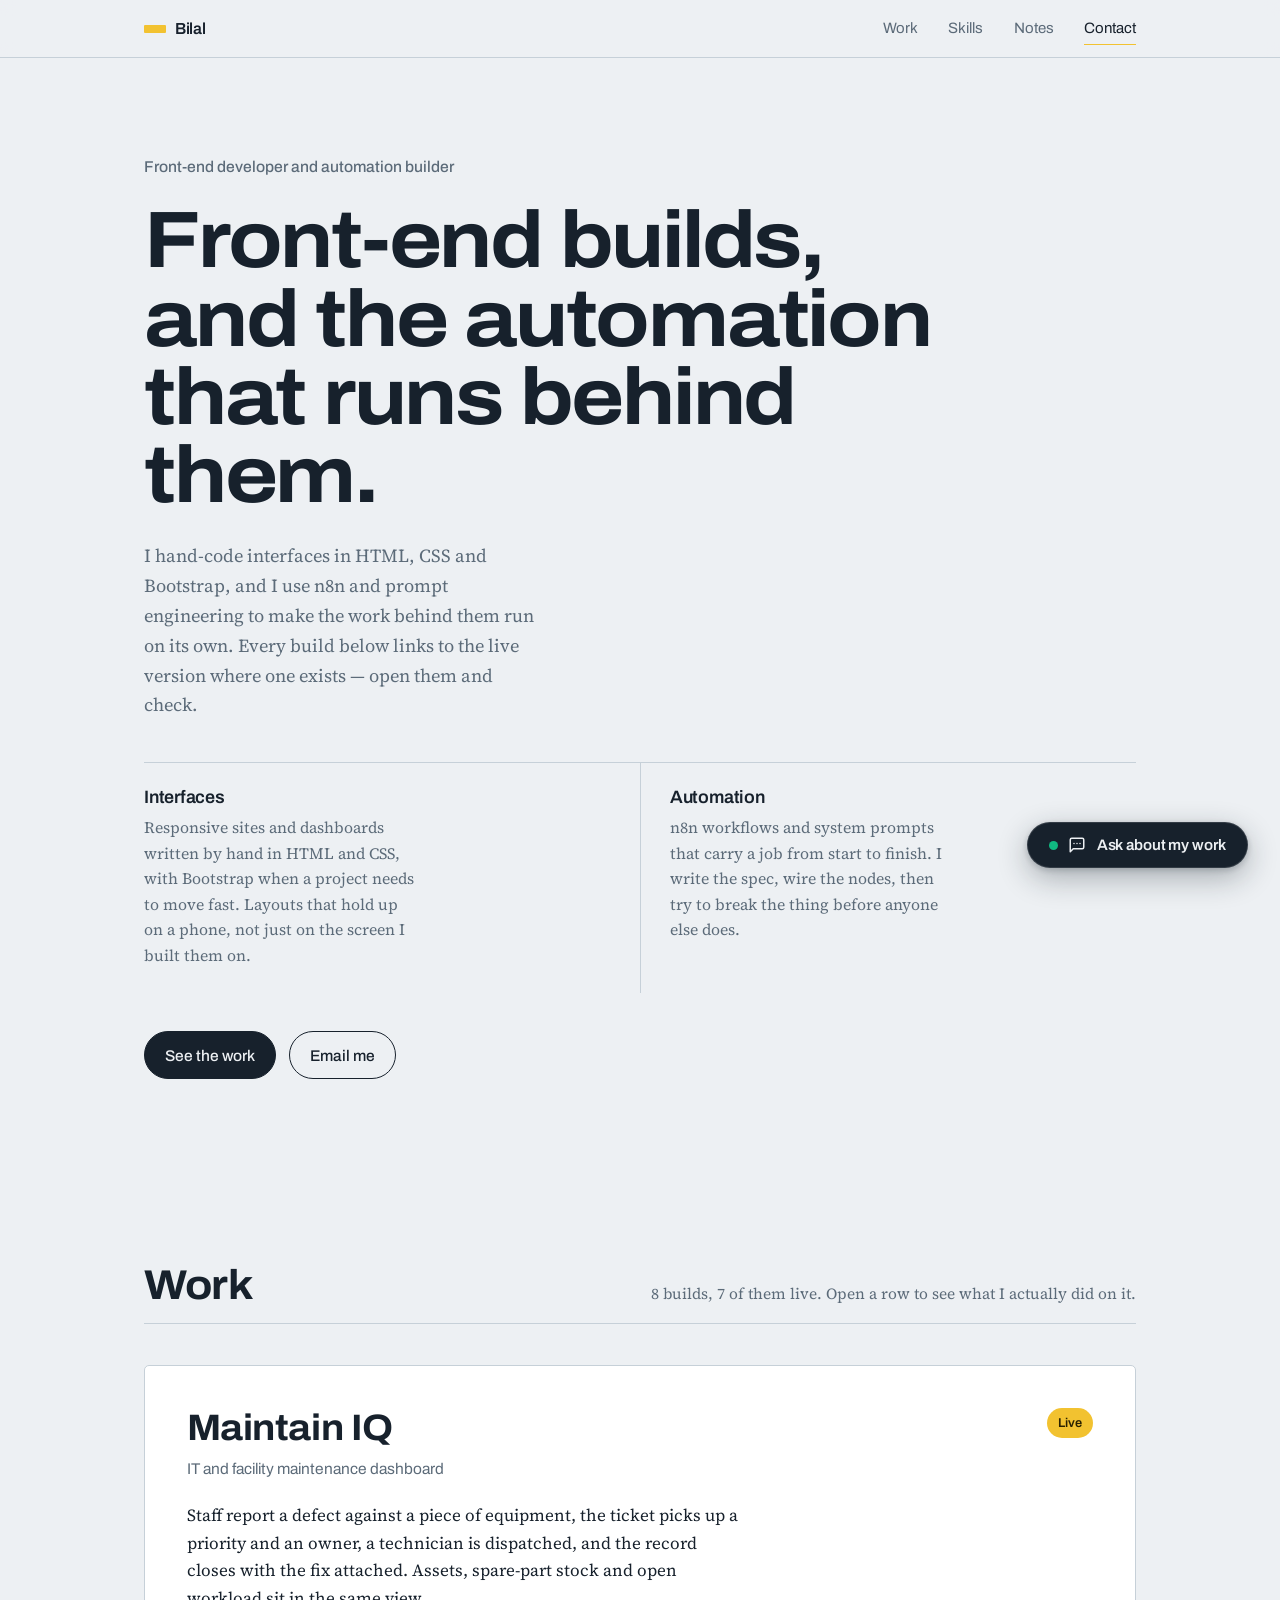
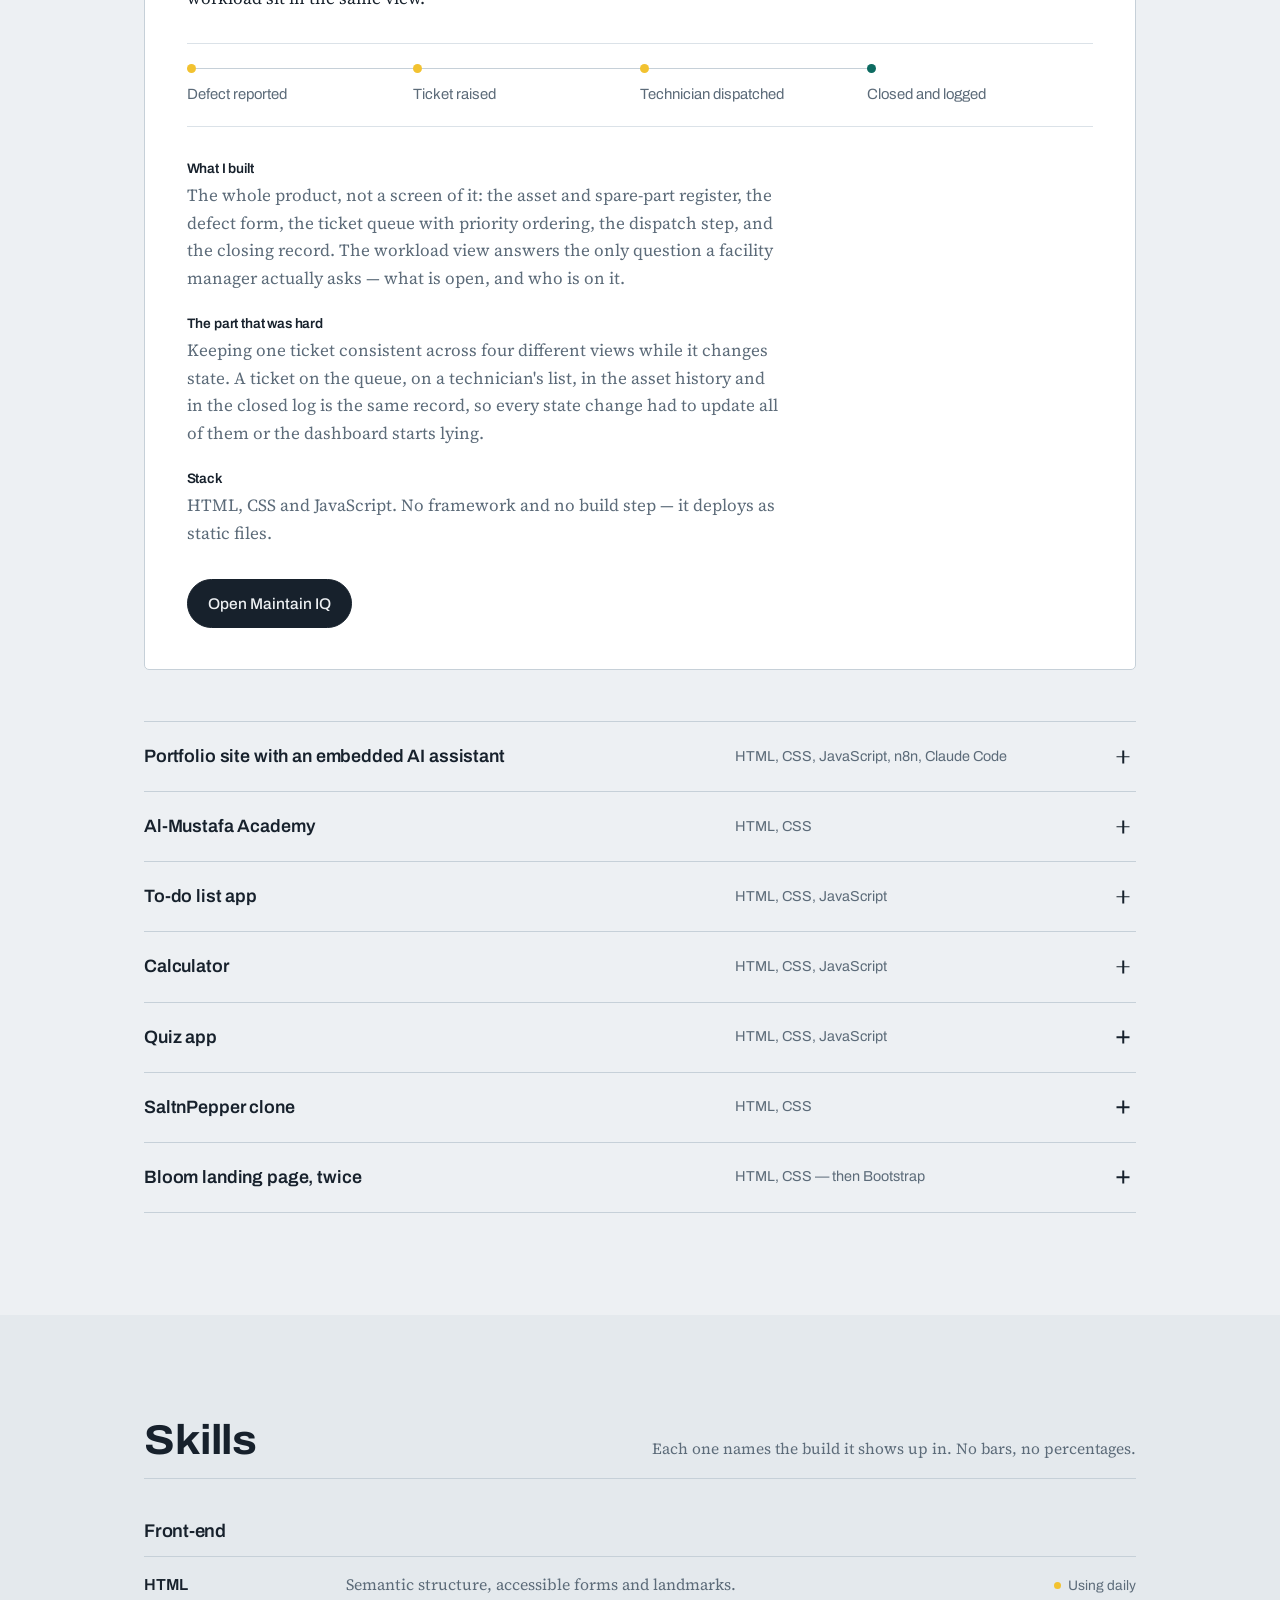
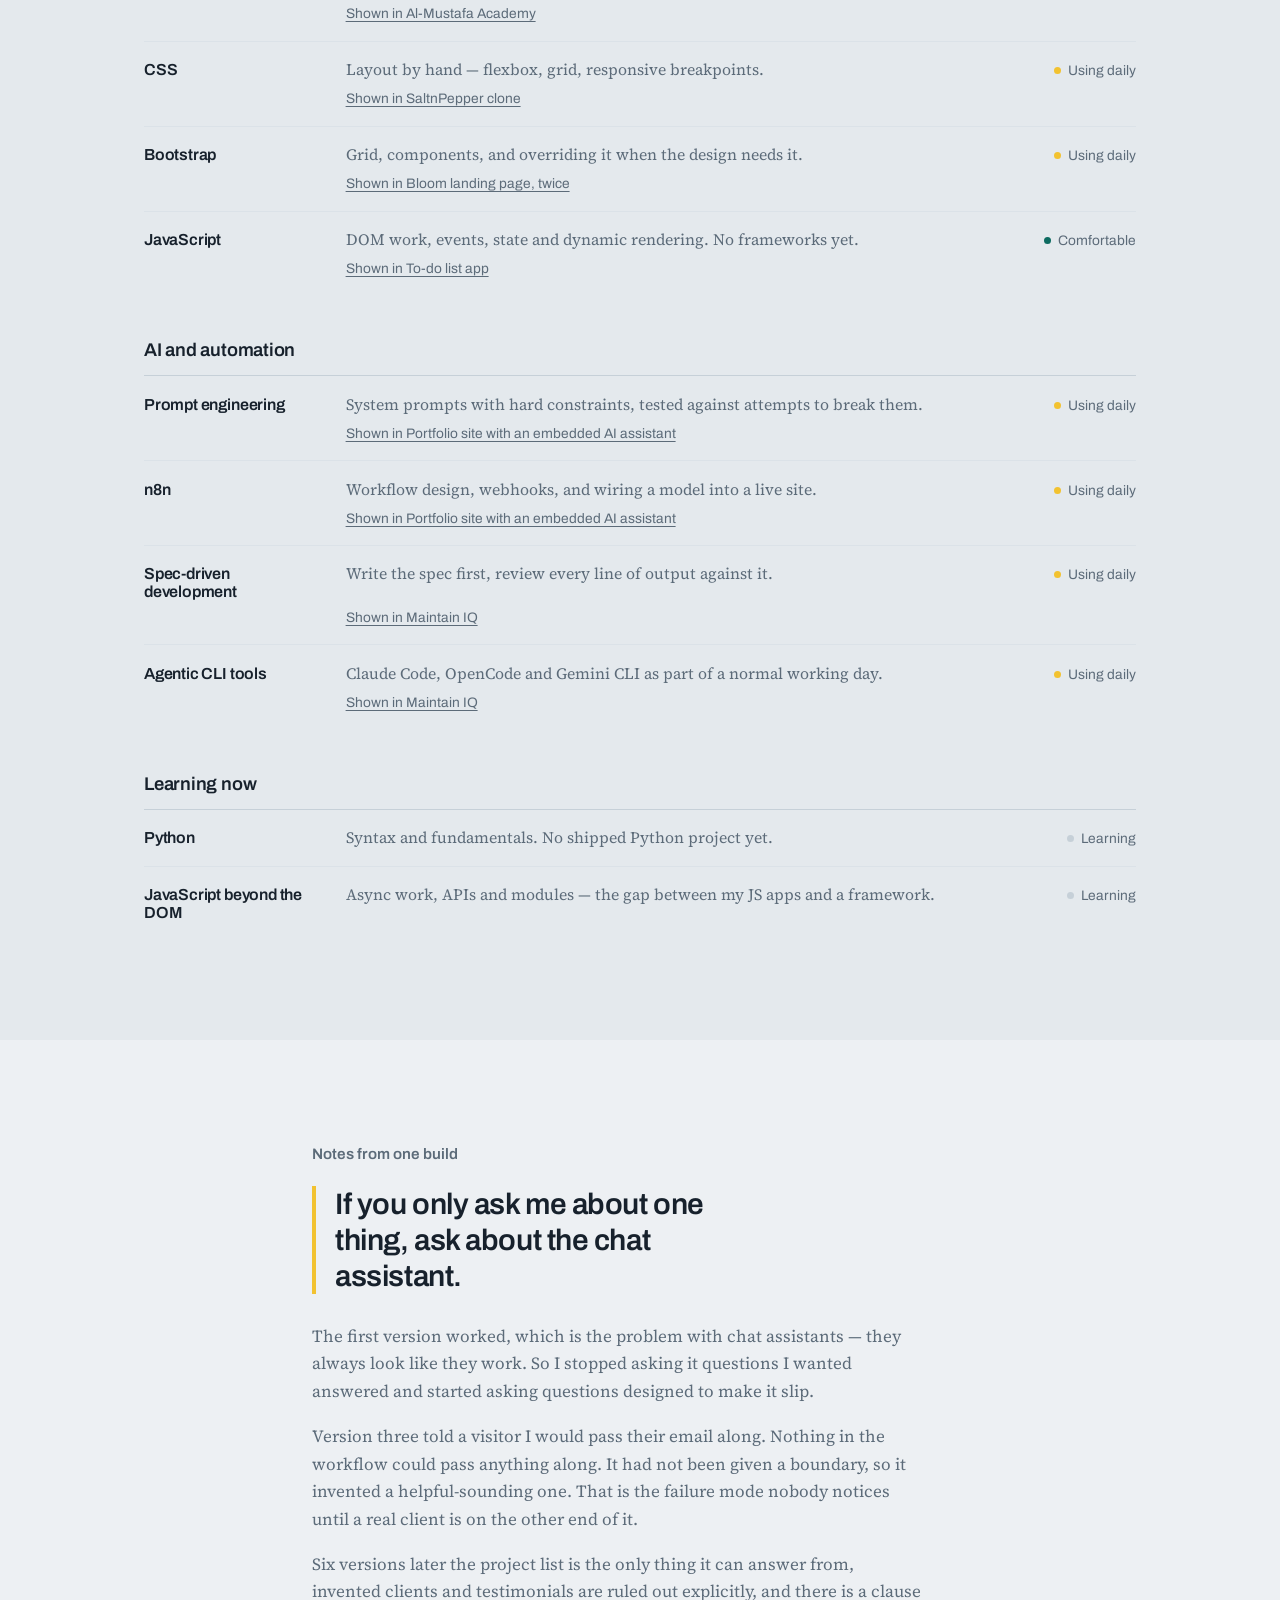
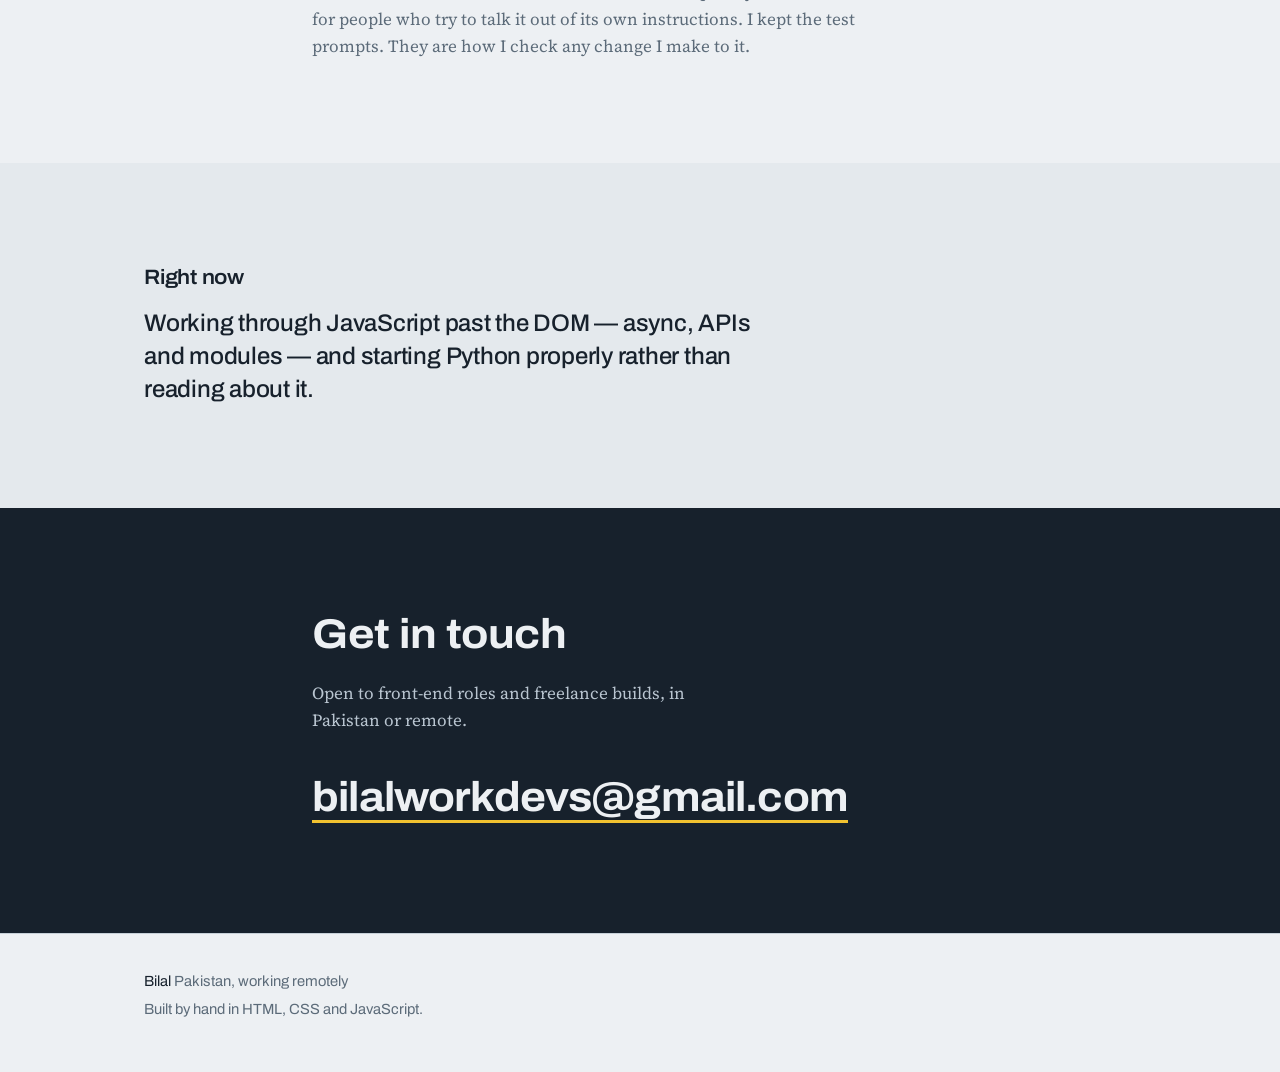
<file: index.html>
<!DOCTYPE html>
<html lang="en">
<head>
<meta charset="utf-8">
<meta name="viewport" content="width=device-width, initial-scale=1">
<title>Portfolio — Front-end developer and automation builder</title>
<meta name="description" content="Front-end builds in HTML, CSS and Bootstrap, and the n8n automation that runs behind them. Live projects, honest skill levels.">

<meta property="og:type" content="website">
<meta property="og:title" content="Front-end developer and automation builder">
<meta property="og:description" content="Front-end builds in HTML, CSS and Bootstrap, and the n8n automation that runs behind them.">

<link rel="preconnect" href="https://fonts.googleapis.com">
<link rel="preconnect" href="https://fonts.gstatic.com" crossorigin>
<link href="https://fonts.googleapis.com/css2?family=Archivo:wdth,wght@75..125,400..700&family=Source+Serif+4:opsz,wght@8..60,400..600&display=swap" rel="stylesheet">
<link rel="stylesheet" href="css/style.css">
<link rel="icon" href="data:image/svg+xml,<svg xmlns='http://www.w3.org/2000/svg' viewBox='0 0 32 32'><rect width='32' height='32' rx='6' fill='%2317212C'/><rect x='7' y='14' width='18' height='4' fill='%23F2C230'/></svg>">
</head>

<body>

<a class="skip-link" href="#work">Skip to the work</a>

<!-- ============================================================
     Site bar. Written as plain HTML on purpose, so the page is
     still navigable if JavaScript fails.
     ============================================================ -->
<header class="bar">
  <div class="bar__inner">
    <a class="bar__mark" href="#top">
      <span class="bar__tag" aria-hidden="true"></span>
      <span data-fill="name">Portfolio</span>
    </a>
    <nav class="bar__nav" aria-label="Sections">
      <a href="#work">Work</a>
      <a href="#skills">Skills</a>
      <a href="#note">Notes</a>
      <a href="#contact">Contact</a>
    </nav>
  </div>
</header>

<main id="top">

  <!-- ==========================================================
       Hero
       ========================================================== -->
  <section class="hero">
    <div class="shell">
      <p class="hero__role" data-fill="roleLine"></p>
      <h1 class="hero__headline" id="headline"></h1>
      <p class="hero__intro" data-fill="intro"></p>

      <div class="tracks" id="tracks"></div>

      <div class="hero__actions">
        <a class="button button--solid" href="#work">See the work</a>
        <a class="button" id="heroEmail" href="#contact">Email me</a>
      </div>
    </div>
  </section>

  <!-- ==========================================================
       Work
       ========================================================== -->
  <section class="section" id="work">
    <div class="shell">
      <div class="section__head">
        <h2 class="section__title">Work</h2>
        <p class="section__meta" id="workMeta"></p>
      </div>

      <!-- the one build to look at first -->
      <div id="featured"></div>

      <!-- everything else, as a log rather than a wall of cards -->
      <div class="log" id="log"></div>
    </div>
  </section>

  <!-- ==========================================================
       Skills
       ========================================================== -->
  <section class="section section--tint" id="skills">
    <div class="shell">
      <div class="section__head">
        <h2 class="section__title">Skills</h2>
        <p class="section__meta">Each one names the build it shows up in. No bars, no percentages.</p>
      </div>
      <div id="skills-list"></div>
    </div>
  </section>

  <!-- ==========================================================
       Notes from one build
       ========================================================== -->
  <section class="section" id="note">
    <div class="shell shell--narrow">
      <div id="note-block"></div>
    </div>
  </section>

  <!-- ==========================================================
       What I'm working on now
       ========================================================== -->
  <section class="section section--tint" id="background">
    <div class="shell">
      <h2 class="section__title section__title--small">Right now</h2>
      <p class="now-line" data-fill="now"></p>
    </div>
  </section>

  <!-- ==========================================================
       Contact
       ========================================================== -->
  <section class="section section--contact" id="contact">
    <div class="shell shell--narrow">
      <h2 class="section__title">Get in touch</h2>
      <div id="contact-block"></div>
    </div>
  </section>

</main>

<footer class="foot">
  <div class="shell">
    <p><span data-fill="name"></span> <span class="foot__dim" data-fill="location"></span></p>
    <p class="foot__dim">Built by hand in HTML, CSS and JavaScript.</p>
  </div>
</footer>

<noscript>
  <div class="noscript">
    This page fills its content in with JavaScript, which is switched off in your browser.
    Email me instead and I will send the work through directly.
  </div>
</noscript>

<!-- ============================================================
     Chat assistant. The button only appears once you put your
     n8n webhook URL into js/data.js.
     ============================================================ -->
<div id="chat-root"></div>

<script src="js/data.js"></script>
<script src="js/main.js"></script>
<script src="js/chat.js"></script>
</body>
</html>
</file>
<file: css/style.css>
/* ============================================================
   STYLES

   Sections in this file:
     1. Tokens        colours, type, spacing
     2. Base          resets and defaults
     3. Layout        shell, sections, section heads
     4. Site bar
     5. Hero
     6. Buttons
     7. Work          featured panel, stage flow, record log
     8. Skills
     9. Note, background, contact, footer
    10. Chat panel
    11. Responsive
    12. Motion preferences
   ============================================================ */

/* ---------- 1. Tokens ------------------------------------- */
:root {
  color-scheme: light;

  /* colour */
  --paper:     #edf0f3;   /* cool steel page ground */
  --paper-2:   #e4e9ed;   /* tinted band between sections */
  --panel:     #ffffff;   /* raised record surface */
  --ink:       #17212c;   /* body and headings */
  --ink-soft:  #5c6b79;   /* secondary text */
  --rule:      #c6d0d8;   /* hairlines */
  --rule-soft: #dbe2e8;
  --tag:       #f2c230;   /* equipment-tag amber, used sparingly */
  --link:      #0d6b61;   /* oxidised teal */
  --link-dark: #084d46;

  /* type */
  --display: "Archivo", "Helvetica Neue", Arial, sans-serif;
  --body: "Source Serif 4", Georgia, "Times New Roman", serif;

  /* spacing */
  --gap: 1.5rem;
  --section-y: clamp(3.5rem, 8vw, 6.5rem);
}

/* ---------- 2. Base --------------------------------------- */
*, *::before, *::after { box-sizing: border-box; }

html { -webkit-text-size-adjust: 100%; scroll-behavior: smooth; }

body {
  margin: 0;
  background: var(--paper);
  color: var(--ink);
  font-family: var(--body);
  font-size: 1.0625rem;
  line-height: 1.62;
  font-optical-sizing: auto;
  -webkit-font-smoothing: antialiased;
}

h1, h2, h3, h4 {
  font-family: var(--display);
  font-weight: 600;
  line-height: 1.12;
  letter-spacing: -0.012em;
  margin: 0;
}

p { margin: 0 0 1em; }
p:last-child { margin-bottom: 0; }

a { color: var(--link); text-decoration-thickness: 1px; text-underline-offset: 3px; }
a:hover { color: var(--link-dark); }

:focus-visible {
  outline: 2px solid var(--link);
  outline-offset: 3px;
  border-radius: 2px;
}

.skip-link {
  position: absolute;
  left: -9999px;
  top: 0;
  background: var(--ink);
  color: var(--paper);
  padding: 0.7rem 1.1rem;
  z-index: 60;
  font-family: var(--display);
}
.skip-link:focus { left: 0; }

.noscript {
  position: fixed;
  inset: auto 1rem 1rem 1rem;
  background: var(--ink);
  color: var(--paper);
  padding: 1rem 1.2rem;
  font-family: var(--display);
  font-size: 0.95rem;
  border-radius: 4px;
  z-index: 50;
}

/* ---------- 3. Layout ------------------------------------- */
.shell {
  width: 100%;
  max-width: 68rem;
  margin: 0 auto;
  padding: 0 clamp(1.25rem, 5vw, 3rem);
}
.shell--narrow { max-width: 47rem; }

.section { padding: var(--section-y) 0; }
.section--tint { background: var(--paper-2); }

.section__head {
  display: flex;
  flex-wrap: wrap;
  align-items: baseline;
  justify-content: space-between;
  gap: 0.5rem 2rem;
  padding-bottom: 0.9rem;
  border-bottom: 1px solid var(--rule);
  margin-bottom: 2.6rem;
}

.section__title {
  font-size: clamp(1.9rem, 3.6vw, 2.6rem);
  font-stretch: 108%;
  font-weight: 700;
}
.section__title--small {
  font-size: 1.3rem;
  font-weight: 600;
  margin-bottom: 1.1rem;
}

.section__meta {
  margin: 0;
  color: var(--ink-soft);
  font-size: 0.97rem;
  max-width: 34rem;
}

.prose { color: var(--ink-soft); max-width: 36rem; }

/* ---------- 4. Site bar ----------------------------------- */
.bar {
  position: sticky;
  top: 0;
  z-index: 40;
  background: rgba(237, 240, 243, 0.88);
  backdrop-filter: saturate(140%) blur(8px);
  border-bottom: 1px solid var(--rule);
}

.bar__inner {
  max-width: 68rem;
  margin: 0 auto;
  padding: 0.75rem clamp(1.25rem, 5vw, 3rem);
  display: flex;
  align-items: center;
  justify-content: space-between;
  gap: 1rem;
}

.bar__mark {
  display: inline-flex;
  align-items: center;
  gap: 0.55rem;
  font-family: var(--display);
  font-weight: 600;
  font-size: 1rem;
  color: var(--ink);
  text-decoration: none;
  letter-spacing: -0.01em;
}
.bar__mark:hover { color: var(--ink); }

.bar__tag {
  width: 22px;
  height: 8px;
  background: var(--tag);
  border-radius: 1px;
  display: inline-block;
}

.bar__nav {
  display: flex;
  gap: clamp(0.9rem, 2.6vw, 1.9rem);
  font-family: var(--display);
  font-size: 0.94rem;
}
.bar__nav a {
  color: var(--ink-soft);
  text-decoration: none;
  padding: 0.25rem 0;
  border-bottom: 1px solid transparent;
}
.bar__nav a:hover,
.bar__nav a.is-current {
  color: var(--ink);
  border-bottom-color: var(--tag);
}

/* ---------- 5. Hero --------------------------------------- */
.hero {
  padding: clamp(3rem, 9vw, 6rem) 0 clamp(3rem, 7vw, 5rem);
}

.hero__role {
  font-family: var(--display);
  font-size: 0.98rem;
  font-weight: 500;
  color: var(--ink-soft);
  margin: 0 0 1.4rem;
}

.hero__headline {
  font-size: clamp(2.45rem, 7.4vw, 5rem);
  font-weight: 700;
  font-stretch: 112%;
  line-height: 0.98;
  letter-spacing: -0.028em;
  margin: 0 0 1.6rem;
  max-width: 16ch;
}
.hero__headline .line { display: block; }

.hero__intro {
  max-width: 44ch;
  font-size: 1.15rem;
  color: var(--ink-soft);
  margin-bottom: 2.6rem;
}

.tracks {
  display: grid;
  grid-template-columns: 1fr 1fr;
  gap: 0;
  border-top: 1px solid var(--rule);
  margin-bottom: 2.4rem;
}
.track { padding: 1.5rem 1.8rem 1.5rem 0; }
.track + .track {
  border-left: 1px solid var(--rule);
  padding-left: 1.8rem;
  padding-right: 0;
}
.track h2 {
  font-size: 1.12rem;
  font-weight: 600;
  margin-bottom: 0.5rem;
}
.track p {
  color: var(--ink-soft);
  font-size: 0.99rem;
  max-width: 34ch;
}

.hero__actions { display: flex; flex-wrap: wrap; gap: 0.8rem; }

/* ---------- 6. Buttons ------------------------------------ */
.button {
  display: inline-block;
  font-family: var(--display);
  font-size: 0.97rem;
  font-weight: 500;
  padding: 0.66rem 1.25rem;
  border: 1px solid var(--ink);
  border-radius: 999px;
  color: var(--ink);
  background: transparent;
  text-decoration: none;
  cursor: pointer;
  transition: background 0.15s ease, color 0.15s ease;
}
.button:hover { background: var(--ink); color: var(--paper); }

.button--solid {
  background: var(--ink);
  color: var(--paper);
}
.button--solid:hover { background: var(--link); border-color: var(--link); color: #fff; }

/* ---------- 7. Work --------------------------------------- */

/* featured record */
.feature {
  background: var(--panel);
  border: 1px solid var(--rule);
  border-radius: 5px;
  padding: clamp(1.5rem, 4vw, 2.6rem);
  margin-bottom: 3.2rem;
}

.feature__top {
  display: flex;
  flex-wrap: wrap;
  align-items: flex-start;
  justify-content: space-between;
  gap: 0.8rem 1.5rem;
  margin-bottom: 0.4rem;
}

.feature__name {
  font-size: clamp(1.7rem, 3.4vw, 2.3rem);
  font-weight: 700;
  font-stretch: 106%;
}
.feature__kind {
  font-family: var(--display);
  font-size: 0.97rem;
  color: var(--ink-soft);
  margin: 0.3rem 0 1.35rem;
}
.feature__summary {
  max-width: 62ch;
  margin-bottom: 1.9rem;
}

.chip {
  display: inline-block;
  font-family: var(--display);
  font-size: 0.8rem;
  font-weight: 600;
  letter-spacing: 0.01em;
  padding: 0.3rem 0.7rem;
  border-radius: 999px;
  background: var(--tag);
  color: #2a2200;
  white-space: nowrap;
}
.chip--quiet {
  background: transparent;
  border: 1px solid var(--rule);
  color: var(--ink-soft);
  font-weight: 500;
}

/* the ticket lifecycle, drawn */
.flow {
  display: grid;
  grid-template-columns: repeat(4, 1fr);
  gap: 0;
  margin: 0 0 2.1rem;
  border-top: 1px solid var(--rule-soft);
  border-bottom: 1px solid var(--rule-soft);
  padding: 1.25rem 0;
}
.flow__step {
  position: relative;
  padding-right: 1rem;
  font-family: var(--display);
  font-size: 0.93rem;
  color: var(--ink-soft);
}
.flow__dot {
  display: block;
  width: 9px;
  height: 9px;
  border-radius: 50%;
  background: var(--tag);
  margin-bottom: 0.6rem;
  position: relative;
}
.flow__step::before {
  content: "";
  position: absolute;
  top: 4px;
  left: 9px;
  right: 0;
  height: 1px;
  background: var(--rule);
}
.flow__step:last-child::before { display: none; }
.flow__step:last-child .flow__dot { background: var(--link); }

/* detail blocks, shared by featured and expanded rows */
.blocks { display: grid; gap: 1.5rem; }
.block__label {
  font-family: var(--display);
  font-size: 0.86rem;
  font-weight: 600;
  color: var(--ink);
  margin: 0 0 0.35rem;
}
.block__body { color: var(--ink-soft); max-width: 66ch; margin: 0; }

.feature__foot { margin-top: 2rem; }

/* record log */
.log { border-top: 1px solid var(--rule); }

.record { border-bottom: 1px solid var(--rule); }

.record__head {
  width: 100%;
  display: grid;
  grid-template-columns: minmax(0, 1.6fr) minmax(0, 1fr) auto;
  align-items: center;
  gap: 1rem;
  background: none;
  border: 0;
  padding: 1.25rem 0;
  text-align: left;
  cursor: pointer;
  font: inherit;
  color: inherit;
}
.record__head:hover .record__name { color: var(--link); }

.record__name {
  font-family: var(--display);
  font-size: 1.12rem;
  font-weight: 600;
  letter-spacing: -0.008em;
  transition: color 0.15s ease;
}
.record__kind {
  font-family: var(--display);
  font-size: 0.9rem;
  color: var(--ink-soft);
}
.record__sign {
  justify-self: end;
  width: 26px;
  height: 26px;
  position: relative;
  flex: none;
}
.record__sign::before,
.record__sign::after {
  content: "";
  position: absolute;
  background: var(--ink);
  left: 50%;
  top: 50%;
  transition: transform 0.22s ease;
}
.record__sign::before { width: 13px; height: 1.5px; transform: translate(-50%, -50%); }
.record__sign::after  { width: 1.5px; height: 13px; transform: translate(-50%, -50%); }
.record__head[aria-expanded="true"] .record__sign::after { transform: translate(-50%, -50%) scaleY(0); }

.record__panel {
  display: grid;
  grid-template-rows: 0fr;
  transition: grid-template-rows 0.28s ease;
}
.record__panel > div { overflow: hidden; }
.record.is-open .record__panel { grid-template-rows: 1fr; }

.record__inner { padding: 0.25rem 0 1.9rem; max-width: 62rem; }
.record__summary { margin-bottom: 1.5rem; max-width: 66ch; }
.record__links { margin-top: 1.6rem; }

.record__nolink {
  font-family: var(--display);
  font-size: 0.9rem;
  color: var(--ink-soft);
}

/* ---------- 8. Skills ------------------------------------- */
.skill-group { margin-bottom: 2.8rem; }
.skill-group:last-child { margin-bottom: 0; }

.skill-group__name {
  font-family: var(--display);
  font-size: 1.15rem;
  font-weight: 600;
  margin-bottom: 0.9rem;
}

.skill {
  display: grid;
  grid-template-columns: 11rem minmax(0, 1fr) 9rem;
  gap: 0.35rem 1.6rem;
  align-items: baseline;
  padding: 0.95rem 0;
  border-top: 1px solid var(--rule-soft);
}
.skill:first-of-type { border-top: 1px solid var(--rule); }

.skill__name {
  font-family: var(--display);
  font-weight: 600;
  font-size: 1rem;
}
.skill__note { color: var(--ink-soft); font-size: 0.99rem; margin: 0; }
.skill__level {
  font-family: var(--display);
  font-size: 0.86rem;
  color: var(--ink-soft);
  justify-self: end;
  text-align: right;
  white-space: nowrap;
}
.skill__level .dot {
  display: inline-block;
  width: 7px; height: 7px;
  border-radius: 50%;
  margin-right: 0.45rem;
  vertical-align: 1px;
  background: var(--rule);
}
.skill__level.is-daily .dot { background: var(--tag); }
.skill__level.is-comfortable .dot { background: var(--link); }

.skill__shown {
  grid-column: 2;
  font-family: var(--display);
  font-size: 0.86rem;
  margin: 0;
}
.skill__shown a { color: var(--ink-soft); }
.skill__shown a:hover { color: var(--link); }

/* ---------- 9. Note, background, contact, footer ---------- */
.note__lead {
  font-family: var(--display);
  font-size: clamp(1.35rem, 3vw, 1.85rem);
  font-weight: 600;
  line-height: 1.22;
  letter-spacing: -0.015em;
  max-width: 24ch;
  margin: 0 0 1.8rem;
  padding-left: 1.2rem;
  border-left: 4px solid var(--tag);
}
.note__body p { color: var(--ink-soft); max-width: 68ch; margin-bottom: 1.1rem; }
.note__body p:last-child { margin-bottom: 0; }
.note__title {
  font-family: var(--display);
  font-size: 0.95rem;
  font-weight: 600;
  color: var(--ink-soft);
  margin: 0 0 1.2rem;
}

.now-line {
  font-family: var(--display);
  font-size: clamp(1.15rem, 2.4vw, 1.5rem);
  font-weight: 500;
  line-height: 1.38;
  letter-spacing: -0.01em;
  color: var(--ink);
  max-width: 44ch;
  margin: 0;
}

.section--contact { background: var(--ink); color: var(--paper); }
.section--contact .section__title { color: var(--paper); margin-bottom: 1.4rem; }
.contact__avail { color: #b9c5d0; max-width: 46ch; margin-bottom: 1.8rem; }
.contact__email {
  font-family: var(--display);
  font-size: clamp(1.5rem, 4.2vw, 2.6rem);
  font-weight: 700;
  font-stretch: 106%;
  letter-spacing: -0.02em;
  color: var(--paper);
  text-decoration: none;
  border-bottom: 3px solid var(--tag);
  word-break: break-word;
}
.contact__email:hover { color: var(--tag); }
.contact__links { margin-top: 1.9rem; display: flex; gap: 1.4rem; font-family: var(--display); font-size: 0.97rem; }
.contact__links a { color: #b9c5d0; }
.contact__links a:hover { color: var(--tag); }

.foot {
  padding: 2.2rem 0 2.8rem;
  border-top: 1px solid var(--rule);
  font-family: var(--display);
  font-size: 0.92rem;
}
.foot p { margin: 0 0 0.3rem; }
.foot__dim { color: var(--ink-soft); }

/* ---------- 10. Chat panel -------------------------------- */
.chat-open {
  position: fixed;
  right: clamp(1rem, 3vw, 2rem);
  bottom: clamp(1rem, 3vw, 2rem);
  z-index: 45;
  display: inline-flex;
  align-items: center;
  gap: 0.65rem;
  font-family: var(--display);
  font-size: 0.95rem;
  font-weight: 600;
  letter-spacing: -0.01em;
  padding: 0.8rem 1.3rem;
  border: 1px solid rgba(255, 255, 255, 0.12);
  border-radius: 999px;
  background: var(--ink);
  color: var(--paper);
  cursor: pointer;
  box-shadow: 0 10px 30px rgba(23, 33, 44, 0.32), 0 2px 6px rgba(23, 33, 44, 0.2);
  transition: all 0.25s cubic-bezier(0.16, 1, 0.3, 1);
}
.chat-open:hover {
  background: var(--link);
  transform: translateY(-2px);
  box-shadow: 0 14px 36px rgba(13, 107, 97, 0.38);
}
.chat-open:active {
  transform: translateY(0);
}
.chat-open__icon {
  width: 18px;
  height: 18px;
  flex-shrink: 0;
}
.chat-open__pulse {
  width: 9px;
  height: 9px;
  border-radius: 50%;
  background: #10b981;
  box-shadow: 0 0 0 0 rgba(16, 185, 129, 0.7);
  animation: pulse-ring 2s infinite cubic-bezier(0.45, 0, 0.2, 1);
}
@keyframes pulse-ring {
  0% { box-shadow: 0 0 0 0 rgba(16, 185, 129, 0.7); }
  70% { box-shadow: 0 0 0 7px rgba(16, 185, 129, 0); }
  100% { box-shadow: 0 0 0 0 rgba(16, 185, 129, 0); }
}

.chat {
  position: fixed;
  right: clamp(1rem, 3vw, 2rem);
  bottom: clamp(1rem, 3vw, 2rem);
  z-index: 46;
  width: min(25rem, calc(100vw - 2rem));
  height: min(34rem, calc(100vh - 2.5rem));
  display: flex;
  flex-direction: column;
  background: var(--panel);
  border: 1px solid var(--rule);
  border-radius: 14px;
  box-shadow: 0 24px 64px rgba(23, 33, 44, 0.28), 0 4px 16px rgba(23, 33, 44, 0.08);
  overflow: hidden;
  animation: chat-popup 0.28s cubic-bezier(0.16, 1, 0.3, 1) both;
}
.chat[hidden] { display: none; }

@keyframes chat-popup {
  from {
    opacity: 0;
    transform: translateY(16px) scale(0.97);
  }
  to {
    opacity: 1;
    transform: translateY(0) scale(1);
  }
}

.chat__bar {
  display: flex;
  align-items: center;
  justify-content: space-between;
  gap: 0.8rem;
  padding: 0.9rem 1.1rem;
  background: #ffffff;
  border-bottom: 1px solid var(--rule-soft);
}
.chat__bar-info {
  display: flex;
  align-items: center;
  gap: 0.75rem;
  min-width: 0;
}
.chat__avatar {
  width: 34px;
  height: 34px;
  border-radius: 10px;
  background: linear-gradient(135deg, var(--ink) 0%, #2c3e50 100%);
  color: var(--tag);
  display: flex;
  align-items: center;
  justify-content: center;
  flex-shrink: 0;
  box-shadow: 0 2px 8px rgba(23, 33, 44, 0.15);
}
.chat__title-wrap {
  display: flex;
  flex-direction: column;
  gap: 0.1rem;
  min-width: 0;
}
.chat__title {
  font-family: var(--display);
  font-weight: 700;
  font-size: 0.95rem;
  color: var(--ink);
  line-height: 1.2;
  white-space: nowrap;
  overflow: hidden;
  text-overflow: ellipsis;
}
.chat__status {
  display: inline-flex;
  align-items: center;
  gap: 0.35rem;
  font-family: var(--display);
  font-size: 0.75rem;
  font-weight: 500;
  color: var(--ink-soft);
  line-height: 1;
}
.chat__status-dot {
  width: 6px;
  height: 6px;
  border-radius: 50%;
  display: inline-block;
}
.chat__status--live {
  color: #059669;
}
.chat__status--live .chat__status-dot {
  background: #10b981;
  box-shadow: 0 0 5px #10b981;
}
.chat__status--smart {
  color: #b45309;
}
.chat__status--smart .chat__status-dot {
  background: var(--tag);
}

.chat__controls {
  display: flex;
  align-items: center;
  gap: 0.3rem;
}
.chat__tool-btn,
.chat__close {
  border: 0;
  background: transparent;
  color: var(--ink-soft);
  padding: 0.4rem;
  border-radius: 6px;
  cursor: pointer;
  display: flex;
  align-items: center;
  justify-content: center;
  transition: all 0.15s ease;
}
.chat__tool-btn:hover,
.chat__close:hover {
  background: var(--paper);
  color: var(--ink);
}

/* Chat Messages Log */
.chat__log {
  flex: 1;
  overflow-y: auto;
  padding: 1rem 1.1rem;
  display: flex;
  flex-direction: column;
  gap: 0.85rem;
  background: linear-gradient(180deg, #fafbfc 0%, var(--panel) 100%);
  scroll-behavior: smooth;
}
.chat__log::-webkit-scrollbar {
  width: 5px;
}
.chat__log::-webkit-scrollbar-thumb {
  background: var(--rule);
  border-radius: 999px;
}

/* Message bubbles */
.msg {
  max-width: 90%;
  padding: 0.65rem 0.95rem;
  border-radius: 12px;
  font-family: var(--display);
  font-size: 0.92rem;
  line-height: 1.55;
  overflow-wrap: anywhere;
  word-break: break-word;
}
.msg a {
  color: inherit;
  font-weight: 600;
  text-decoration: underline;
  text-underline-offset: 2px;
}
.msg code {
  background: rgba(0, 0, 0, 0.07);
  padding: 0.15rem 0.35rem;
  border-radius: 4px;
  font-size: 0.84rem;
  font-family: monospace;
}
.msg strong {
  font-weight: 600;
}
.msg__list {
  margin: 0.4rem 0;
  padding-left: 1.25rem;
}
.msg__list li {
  margin-bottom: 0.25rem;
}

.msg--bot {
  background: #f1f5f9;
  color: var(--ink);
  align-self: flex-start;
  border-bottom-left-radius: 3px;
  border: 1px solid rgba(198, 208, 216, 0.4);
}
.msg--you {
  background: var(--ink);
  color: #ffffff;
  align-self: flex-end;
  border-bottom-right-radius: 3px;
  box-shadow: 0 2px 6px rgba(23, 33, 44, 0.18);
}
.msg--status {
  align-self: center;
  max-width: 95%;
  background: #fef3c7;
  color: #92400e;
  font-size: 0.78rem;
  padding: 0.35rem 0.75rem;
  border-radius: 999px;
  border: 1px solid #fde68a;
  text-align: center;
}
.msg--error {
  background: #fef2f2;
  color: #991b1b;
  border: 1px solid #fecaca;
  align-self: flex-start;
}

.chat__retry-btn {
  display: inline-block;
  margin-top: 0.6rem;
  background: #ffffff;
  border: 1px solid #fca5a5;
  color: #991b1b;
  font-family: var(--display);
  font-size: 0.8rem;
  font-weight: 600;
  padding: 0.35rem 0.65rem;
  border-radius: 6px;
  cursor: pointer;
  transition: all 0.15s ease;
}
.chat__retry-btn:hover {
  background: #fee2e2;
}

/* Typing indicator */
.msg--typing {
  display: inline-flex;
  align-items: center;
  gap: 4px;
  padding: 0.7rem 1rem;
  background: #f1f5f9;
}
.typing-dot {
  width: 6px;
  height: 6px;
  background: var(--ink-soft);
  border-radius: 50%;
  animation: typing-bounce 1.3s infinite ease-in-out;
}
.typing-dot:nth-child(2) { animation-delay: 0.2s; }
.typing-dot:nth-child(3) { animation-delay: 0.4s; }

@keyframes typing-bounce {
  0%, 60%, 100% { transform: translateY(0); opacity: 0.4; }
  30% { transform: translateY(-5px); opacity: 1; }
}

/* Suggested chips */
.chat__chips {
  display: flex;
  gap: 0.45rem;
  padding: 0.5rem 0.9rem;
  background: #ffffff;
  border-top: 1px solid var(--rule-soft);
  overflow-x: auto;
  white-space: nowrap;
  scrollbar-width: none;
}
.chat__chips::-webkit-scrollbar {
  display: none;
}
.chat__chip {
  flex-shrink: 0;
  font-family: var(--display);
  font-size: 0.77rem;
  font-weight: 500;
  color: var(--ink);
  background: var(--paper);
  border: 1px solid var(--rule);
  padding: 0.35rem 0.7rem;
  border-radius: 999px;
  cursor: pointer;
  transition: all 0.15s ease;
}
.chat__chip:hover {
  background: var(--paper-2);
  border-color: var(--ink-soft);
  color: var(--ink);
}

/* Input form */
.chat__form {
  display: flex;
  align-items: center;
  gap: 0.5rem;
  padding: 0.75rem 0.9rem;
  background: #ffffff;
  border-top: 1px solid var(--rule-soft);
}
.chat__input {
  flex: 1;
  min-width: 0;
  font-family: var(--display);
  font-size: 0.92rem;
  padding: 0.65rem 0.85rem;
  border: 1px solid var(--rule);
  border-radius: 8px;
  background: var(--paper);
  color: var(--ink);
  outline: none;
  transition: border-color 0.2s ease, box-shadow 0.2s ease;
}
.chat__input:focus {
  border-color: var(--link);
  background: #ffffff;
  box-shadow: 0 0 0 3px rgba(13, 107, 97, 0.12);
}
.chat__send {
  width: 38px;
  height: 38px;
  border: 0;
  border-radius: 8px;
  background: var(--ink);
  color: var(--paper);
  cursor: pointer;
  display: flex;
  align-items: center;
  justify-content: center;
  flex-shrink: 0;
  transition: all 0.2s ease;
}
.chat__send:hover:not(:disabled) {
  background: var(--link);
  transform: scale(1.04);
}
.chat__send:disabled {
  opacity: 0.45;
  cursor: default;
  transform: none;
}
.chat__send.is-busy {
  opacity: 0.7;
}

/* ---------- 11. Responsive -------------------------------- */
@media (max-width: 860px) {
  .skill { grid-template-columns: 1fr auto; }
  .skill__note { grid-column: 1 / -1; }
  .skill__shown { grid-column: 1 / -1; }
  .skill__level { grid-row: 1; grid-column: 2; }
}

@media (max-width: 680px) {
  body { font-size: 1.02rem; }

  .tracks { grid-template-columns: 1fr; }
  .track { padding: 1.3rem 0; border-top: 1px solid var(--rule-soft); }
  .track:first-child { border-top: 0; }
  .track + .track { border-left: 0; padding-left: 0; }

  .flow { grid-template-columns: 1fr 1fr; gap: 1rem 0; }
  .flow__step:nth-child(2)::before { display: none; }

  .record__head { grid-template-columns: minmax(0, 1fr) auto; }
  .record__kind { grid-column: 1; grid-row: 2; }
  .record__sign { grid-row: 1 / span 2; }

  .bar__nav { gap: 0.85rem; font-size: 0.88rem; }
  .bar__mark span:not(.bar__tag) { display: none; }

  .chat { width: calc(100vw - 1.5rem); right: 0.75rem; bottom: 0.75rem; height: min(28rem, calc(100vh - 1.5rem)); }
}

/* ---------- 12. Motion ------------------------------------ */
/* One load sequence, and only on the hero. Nothing else animates
   unless a person asks it to. */
@media (prefers-reduced-motion: no-preference) {
  .hero__role,
  .hero__headline .line,
  .hero__intro,
  .tracks,
  .hero__actions {
    animation: rise 0.62s cubic-bezier(0.2, 0.7, 0.3, 1) both;
  }
  .hero__role                  { animation-delay: 0.02s; }
  .hero__headline .line:nth-child(1) { animation-delay: 0.10s; }
  .hero__headline .line:nth-child(2) { animation-delay: 0.18s; }
  .hero__headline .line:nth-child(3) { animation-delay: 0.26s; }
  .hero__headline .line:nth-child(4) { animation-delay: 0.34s; }
  .hero__intro   { animation-delay: 0.42s; }
  .tracks        { animation-delay: 0.50s; }
  .hero__actions { animation-delay: 0.58s; }
}

@keyframes rise {
  from { opacity: 0; transform: translateY(12px); }
  to   { opacity: 1; transform: none; }
}

@media (prefers-reduced-motion: reduce) {
  html { scroll-behavior: auto; }
  *, *::before, *::after {
    animation-duration: 0.001ms !important;
    transition-duration: 0.001ms !important;
  }
}
</file>
